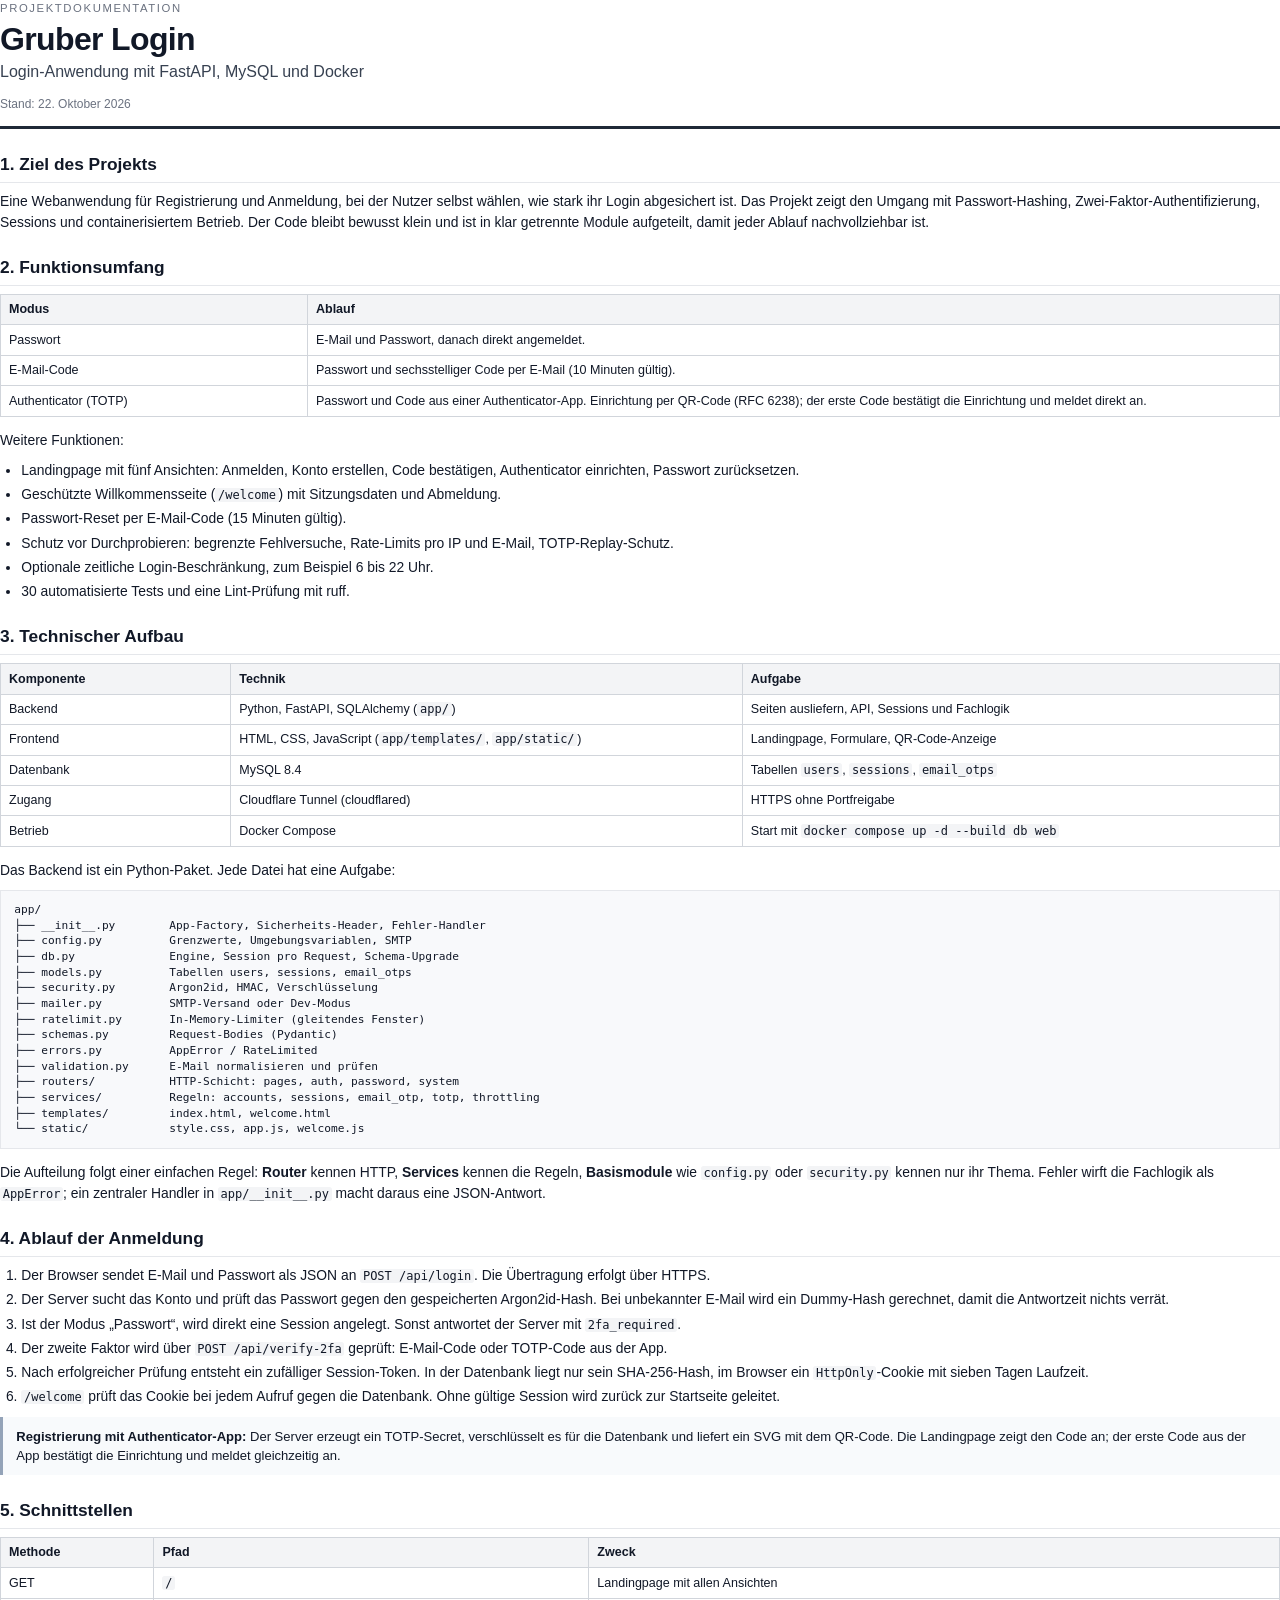
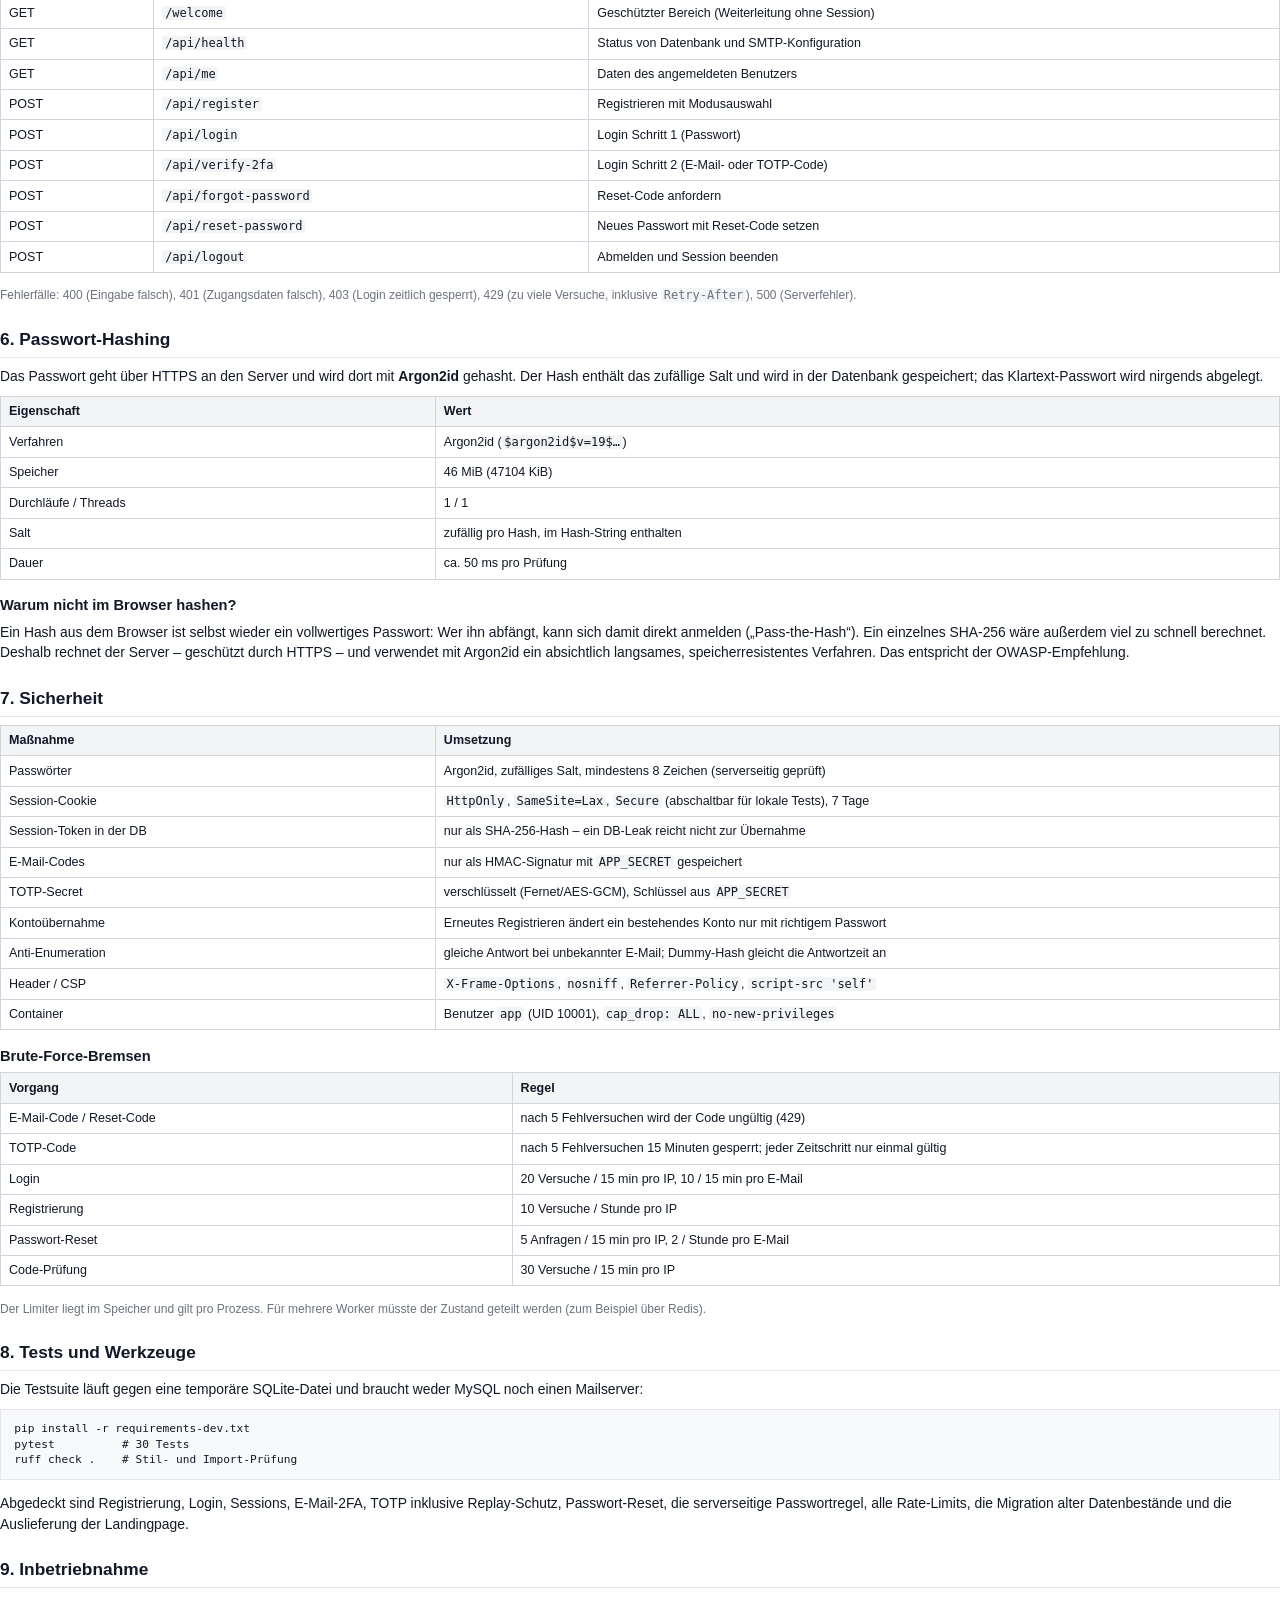
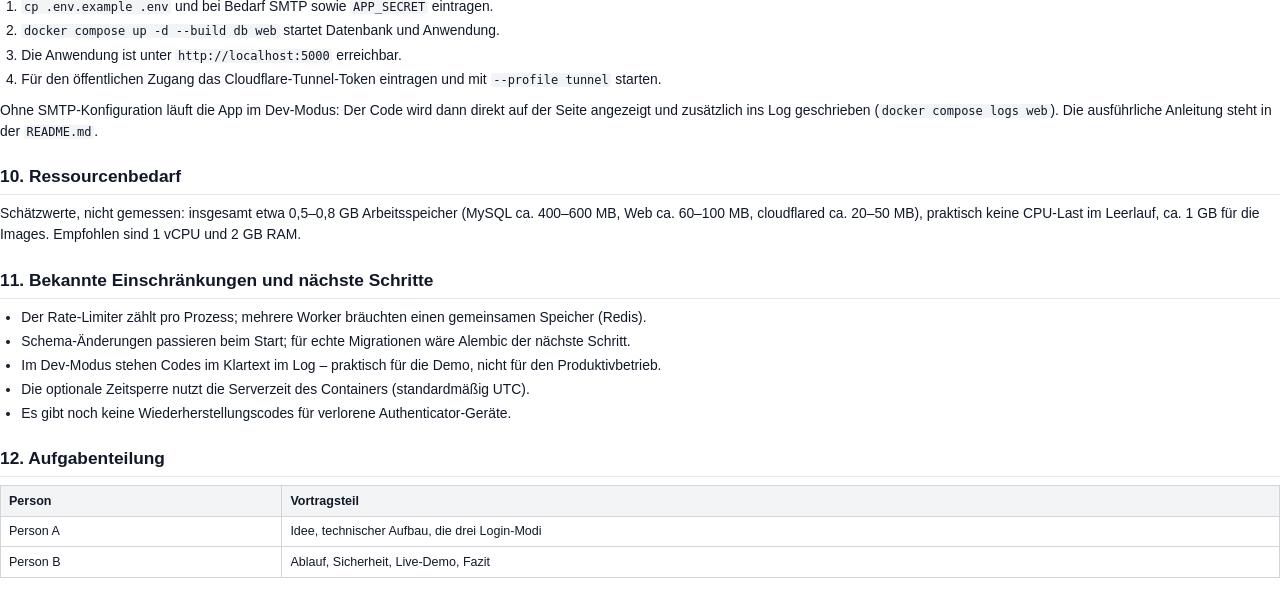
<file: docs/src/projektdokumentation.html>
<!doctype html>
<html lang="de">
<head>
  <meta charset="utf-8">
  <title>Projektdokumentation Gruber Login</title>
  <link rel="stylesheet" href="print.css">
</head>
<body>

<header class="doc-head">
  <p class="eyebrow">Projektdokumentation</p>
  <h1>Gruber Login</h1>
  <p class="subtitle">Login-Anwendung mit FastAPI, MySQL und Docker</p>
  <p class="meta">Stand: 22. Oktober 2026</p>
</header>

<h2>1. Ziel des Projekts</h2>
<p>
  Eine Webanwendung für Registrierung und Anmeldung, bei der Nutzer selbst
  wählen, wie stark ihr Login abgesichert ist. Das Projekt zeigt den Umgang mit
  Passwort-Hashing, Zwei-Faktor-Authentifizierung, Sessions und
  containerisiertem Betrieb. Der Code bleibt bewusst klein und ist in klar
  getrennte Module aufgeteilt, damit jeder Ablauf nachvollziehbar ist.
</p>

<h2>2. Funktionsumfang</h2>
<table>
  <thead><tr>
    <th style="width: 24%">Modus</th>
    <th>Ablauf</th>
  </tr></thead>
  <tr>
    <td>Passwort</td>
    <td>E-Mail und Passwort, danach direkt angemeldet.</td>
  </tr>
  <tr>
    <td>E-Mail-Code</td>
    <td>Passwort und sechsstelliger Code per E-Mail (10 Minuten gültig).</td>
  </tr>
  <tr>
    <td>Authenticator (TOTP)</td>
    <td>
      Passwort und Code aus einer Authenticator-App. Einrichtung per QR-Code
      (RFC 6238); der erste Code bestätigt die Einrichtung und meldet direkt an.
    </td>
  </tr>
</table>

<p>Weitere Funktionen:</p>
<ul>
  <li>Landingpage mit fünf Ansichten: Anmelden, Konto erstellen, Code bestätigen, Authenticator einrichten, Passwort zurücksetzen.</li>
  <li>Geschützte Willkommensseite (<code>/welcome</code>) mit Sitzungsdaten und Abmeldung.</li>
  <li>Passwort-Reset per E-Mail-Code (15 Minuten gültig).</li>
  <li>Schutz vor Durchprobieren: begrenzte Fehlversuche, Rate-Limits pro IP und E-Mail, TOTP-Replay-Schutz.</li>
  <li>Optionale zeitliche Login-Beschränkung, zum Beispiel 6 bis 22 Uhr.</li>
  <li>30 automatisierte Tests und eine Lint-Prüfung mit ruff.</li>
</ul>

<h2>3. Technischer Aufbau</h2>
<table>
  <thead><tr>
    <th style="width: 18%">Komponente</th>
    <th style="width: 40%">Technik</th>
    <th>Aufgabe</th>
  </tr></thead>
  <tr>
    <td>Backend</td>
    <td>Python, FastAPI, SQLAlchemy (<code>app/</code>)</td>
    <td>Seiten ausliefern, API, Sessions und Fachlogik</td>
  </tr>
  <tr>
    <td>Frontend</td>
    <td>HTML, CSS, JavaScript (<code>app/templates/</code>, <code>app/static/</code>)</td>
    <td>Landingpage, Formulare, QR-Code-Anzeige</td>
  </tr>
  <tr>
    <td>Datenbank</td>
    <td>MySQL 8.4</td>
    <td>Tabellen <code>users</code>, <code>sessions</code>, <code>email_otps</code></td>
  </tr>
  <tr>
    <td>Zugang</td>
    <td>Cloudflare Tunnel (cloudflared)</td>
    <td>HTTPS ohne Portfreigabe</td>
  </tr>
  <tr>
    <td>Betrieb</td>
    <td>Docker Compose</td>
    <td>Start mit <code>docker compose up -d --build db web</code></td>
  </tr>
</table>

<p>Das Backend ist ein Python-Paket. Jede Datei hat eine Aufgabe:</p>
<pre>app/
├── __init__.py        App-Factory, Sicherheits-Header, Fehler-Handler
├── config.py          Grenzwerte, Umgebungsvariablen, SMTP
├── db.py              Engine, Session pro Request, Schema-Upgrade
├── models.py          Tabellen users, sessions, email_otps
├── security.py        Argon2id, HMAC, Verschlüsselung
├── mailer.py          SMTP-Versand oder Dev-Modus
├── ratelimit.py       In-Memory-Limiter (gleitendes Fenster)
├── schemas.py         Request-Bodies (Pydantic)
├── errors.py          AppError / RateLimited
├── validation.py      E-Mail normalisieren und prüfen
├── routers/           HTTP-Schicht: pages, auth, password, system
├── services/          Regeln: accounts, sessions, email_otp, totp, throttling
├── templates/         index.html, welcome.html
└── static/            style.css, app.js, welcome.js</pre>

<p>
  Die Aufteilung folgt einer einfachen Regel: <strong>Router</strong> kennen HTTP,
  <strong>Services</strong> kennen die Regeln, <strong>Basismodule</strong> wie
  <code>config.py</code> oder <code>security.py</code> kennen nur ihr Thema.
  Fehler wirft die Fachlogik als <code>AppError</code>; ein zentraler Handler in
  <code>app/__init__.py</code> macht daraus eine JSON-Antwort.
</p>

<h2>4. Ablauf der Anmeldung</h2>
<ol>
  <li>Der Browser sendet E-Mail und Passwort als JSON an <code>POST /api/login</code>. Die Übertragung erfolgt über HTTPS.</li>
  <li>Der Server sucht das Konto und prüft das Passwort gegen den gespeicherten Argon2id-Hash. Bei unbekannter E-Mail wird ein Dummy-Hash gerechnet, damit die Antwortzeit nichts verrät.</li>
  <li>Ist der Modus „Passwort“, wird direkt eine Session angelegt. Sonst antwortet der Server mit <code>2fa_required</code>.</li>
  <li>Der zweite Faktor wird über <code>POST /api/verify-2fa</code> geprüft: E-Mail-Code oder TOTP-Code aus der App.</li>
  <li>Nach erfolgreicher Prüfung entsteht ein zufälliger Session-Token. In der Datenbank liegt nur sein SHA-256-Hash, im Browser ein <code>HttpOnly</code>-Cookie mit sieben Tagen Laufzeit.</li>
  <li><code>/welcome</code> prüft das Cookie bei jedem Aufruf gegen die Datenbank. Ohne gültige Session wird zurück zur Startseite geleitet.</li>
</ol>

<div class="note">
  <strong>Registrierung mit Authenticator-App:</strong> Der Server erzeugt ein
  TOTP-Secret, verschlüsselt es für die Datenbank und liefert ein SVG mit dem
  QR-Code. Die Landingpage zeigt den Code an; der erste Code aus der App
  bestätigt die Einrichtung und meldet gleichzeitig an.
</div>

<h2>5. Schnittstellen</h2>
<table>
  <thead><tr>
    <th style="width: 12%">Methode</th>
    <th style="width: 34%">Pfad</th>
    <th>Zweck</th>
  </tr></thead>
  <tr><td>GET</td><td><code>/</code></td><td>Landingpage mit allen Ansichten</td></tr>
  <tr><td>GET</td><td><code>/welcome</code></td><td>Geschützter Bereich (Weiterleitung ohne Session)</td></tr>
  <tr><td>GET</td><td><code>/api/health</code></td><td>Status von Datenbank und SMTP-Konfiguration</td></tr>
  <tr><td>GET</td><td><code>/api/me</code></td><td>Daten des angemeldeten Benutzers</td></tr>
  <tr><td>POST</td><td><code>/api/register</code></td><td>Registrieren mit Modusauswahl</td></tr>
  <tr><td>POST</td><td><code>/api/login</code></td><td>Login Schritt 1 (Passwort)</td></tr>
  <tr><td>POST</td><td><code>/api/verify-2fa</code></td><td>Login Schritt 2 (E-Mail- oder TOTP-Code)</td></tr>
  <tr><td>POST</td><td><code>/api/forgot-password</code></td><td>Reset-Code anfordern</td></tr>
  <tr><td>POST</td><td><code>/api/reset-password</code></td><td>Neues Passwort mit Reset-Code setzen</td></tr>
  <tr><td>POST</td><td><code>/api/logout</code></td><td>Abmelden und Session beenden</td></tr>
</table>
<p class="meta">
  Fehlerfälle: 400 (Eingabe falsch), 401 (Zugangsdaten falsch), 403 (Login
  zeitlich gesperrt), 429 (zu viele Versuche, inklusive <code>Retry-After</code>),
  500 (Serverfehler).
</p>

<h2>6. Passwort-Hashing</h2>
<p>
  Das Passwort geht über HTTPS an den Server und wird dort mit
  <strong>Argon2id</strong> gehasht. Der Hash enthält das zufällige Salt und wird
  in der Datenbank gespeichert; das Klartext-Passwort wird nirgends abgelegt.
</p>
<table>
  <thead><tr><th style="width: 34%">Eigenschaft</th><th>Wert</th></tr></thead>
  <tr><td>Verfahren</td><td>Argon2id (<code>$argon2id$v=19$…</code>)</td></tr>
  <tr><td>Speicher</td><td>46 MiB (47104 KiB)</td></tr>
  <tr><td>Durchläufe / Threads</td><td>1 / 1</td></tr>
  <tr><td>Salt</td><td>zufällig pro Hash, im Hash-String enthalten</td></tr>
  <tr><td>Dauer</td><td>ca. 50 ms pro Prüfung</td></tr>
</table>

<h3>Warum nicht im Browser hashen?</h3>
<p>
  Ein Hash aus dem Browser ist selbst wieder ein vollwertiges Passwort: Wer ihn
  abfängt, kann sich damit direkt anmelden („Pass-the-Hash“). Ein einzelnes
  SHA-256 wäre außerdem viel zu schnell berechnet. Deshalb rechnet der Server –
  geschützt durch HTTPS – und verwendet mit Argon2id ein absichtlich langsames,
  speicherresistentes Verfahren. Das entspricht der OWASP-Empfehlung.
</p>

<h2>7. Sicherheit</h2>
<table>
  <thead><tr><th style="width: 34%">Maßnahme</th><th>Umsetzung</th></tr></thead>
  <tr><td>Passwörter</td><td>Argon2id, zufälliges Salt, mindestens 8 Zeichen (serverseitig geprüft)</td></tr>
  <tr><td>Session-Cookie</td><td><code>HttpOnly</code>, <code>SameSite=Lax</code>, <code>Secure</code> (abschaltbar für lokale Tests), 7 Tage</td></tr>
  <tr><td>Session-Token in der DB</td><td>nur als SHA-256-Hash – ein DB-Leak reicht nicht zur Übernahme</td></tr>
  <tr><td>E-Mail-Codes</td><td>nur als HMAC-Signatur mit <code>APP_SECRET</code> gespeichert</td></tr>
  <tr><td>TOTP-Secret</td><td>verschlüsselt (Fernet/AES-GCM), Schlüssel aus <code>APP_SECRET</code></td></tr>
  <tr><td>Kontoübernahme</td><td>Erneutes Registrieren ändert ein bestehendes Konto nur mit richtigem Passwort</td></tr>
  <tr><td>Anti-Enumeration</td><td>gleiche Antwort bei unbekannter E-Mail; Dummy-Hash gleicht die Antwortzeit an</td></tr>
  <tr><td>Header / CSP</td><td><code>X-Frame-Options</code>, <code>nosniff</code>, <code>Referrer-Policy</code>, <code>script-src 'self'</code></td></tr>
  <tr><td>Container</td><td>Benutzer <code>app</code> (UID 10001), <code>cap_drop: ALL</code>, <code>no-new-privileges</code></td></tr>
</table>

<h3>Brute-Force-Bremsen</h3>
<table>
  <thead><tr><th style="width: 40%">Vorgang</th><th>Regel</th></tr></thead>
  <tr><td>E-Mail-Code / Reset-Code</td><td>nach 5 Fehlversuchen wird der Code ungültig (429)</td></tr>
  <tr><td>TOTP-Code</td><td>nach 5 Fehlversuchen 15 Minuten gesperrt; jeder Zeitschritt nur einmal gültig</td></tr>
  <tr><td>Login</td><td>20 Versuche / 15 min pro IP, 10 / 15 min pro E-Mail</td></tr>
  <tr><td>Registrierung</td><td>10 Versuche / Stunde pro IP</td></tr>
  <tr><td>Passwort-Reset</td><td>5 Anfragen / 15 min pro IP, 2 / Stunde pro E-Mail</td></tr>
  <tr><td>Code-Prüfung</td><td>30 Versuche / 15 min pro IP</td></tr>
</table>
<p class="meta">
  Der Limiter liegt im Speicher und gilt pro Prozess. Für mehrere Worker müsste
  der Zustand geteilt werden (zum Beispiel über Redis).
</p>

<h2>8. Tests und Werkzeuge</h2>
<p>
  Die Testsuite läuft gegen eine temporäre SQLite-Datei und braucht weder MySQL
  noch einen Mailserver:
</p>
<pre>pip install -r requirements-dev.txt
pytest          # 30 Tests
ruff check .    # Stil- und Import-Prüfung</pre>
<p>
  Abgedeckt sind Registrierung, Login, Sessions, E-Mail-2FA, TOTP inklusive
  Replay-Schutz, Passwort-Reset, die serverseitige Passwortregel, alle
  Rate-Limits, die Migration alter Datenbestände und die Auslieferung der
  Landingpage.
</p>

<h2>9. Inbetriebnahme</h2>
<ol>
  <li><code>cp .env.example .env</code> und bei Bedarf SMTP sowie <code>APP_SECRET</code> eintragen.</li>
  <li><code>docker compose up -d --build db web</code> startet Datenbank und Anwendung.</li>
  <li>Die Anwendung ist unter <code>http://localhost:5000</code> erreichbar.</li>
  <li>Für den öffentlichen Zugang das Cloudflare-Tunnel-Token eintragen und mit <code>--profile tunnel</code> starten.</li>
</ol>
<p>
  Ohne SMTP-Konfiguration läuft die App im Dev-Modus: Der Code wird dann direkt
  auf der Seite angezeigt und zusätzlich ins Log geschrieben
  (<code>docker compose logs web</code>). Die ausführliche Anleitung steht in der
  <code>README.md</code>.
</p>

<h2>10. Ressourcenbedarf</h2>
<p>
  Schätzwerte, nicht gemessen: insgesamt etwa 0,5–0,8 GB Arbeitsspeicher
  (MySQL ca. 400–600 MB, Web ca. 60–100 MB, cloudflared ca. 20–50 MB),
  praktisch keine CPU-Last im Leerlauf, ca. 1 GB für die Images. Empfohlen sind
  1 vCPU und 2 GB RAM.
</p>

<h2>11. Bekannte Einschränkungen und nächste Schritte</h2>
<ul>
  <li>Der Rate-Limiter zählt pro Prozess; mehrere Worker bräuchten einen gemeinsamen Speicher (Redis).</li>
  <li>Schema-Änderungen passieren beim Start; für echte Migrationen wäre Alembic der nächste Schritt.</li>
  <li>Im Dev-Modus stehen Codes im Klartext im Log – praktisch für die Demo, nicht für den Produktivbetrieb.</li>
  <li>Die optionale Zeitsperre nutzt die Serverzeit des Containers (standardmäßig UTC).</li>
  <li>Es gibt noch keine Wiederherstellungscodes für verlorene Authenticator-Geräte.</li>
</ul>

<h2>12. Aufgabenteilung</h2>
<table>
  <thead><tr><th style="width: 22%">Person</th><th>Vortragsteil</th></tr></thead>
  <tr><td>Person A</td><td>Idee, technischer Aufbau, die drei Login-Modi</td></tr>
  <tr><td>Person B</td><td>Ablauf, Sicherheit, Live-Demo, Fazit</td></tr>
</table>

</body>
</html>
</file>
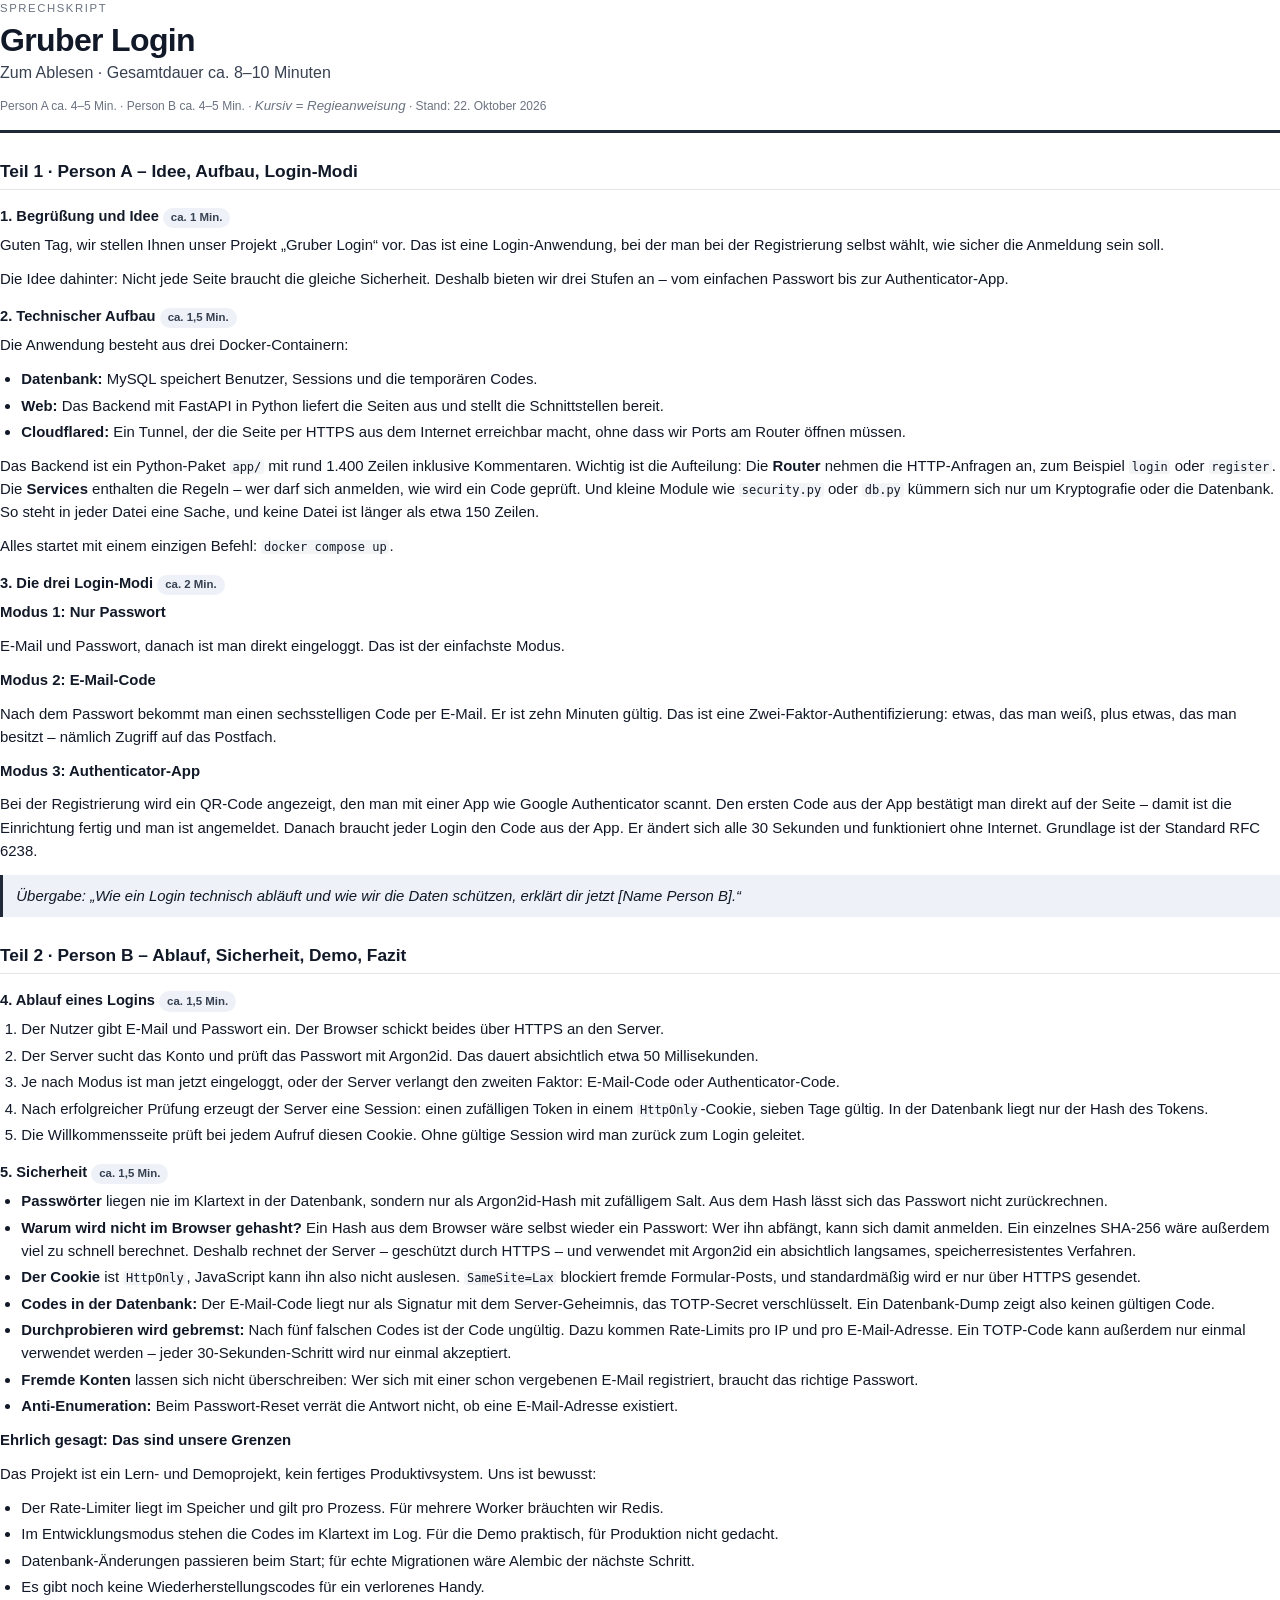
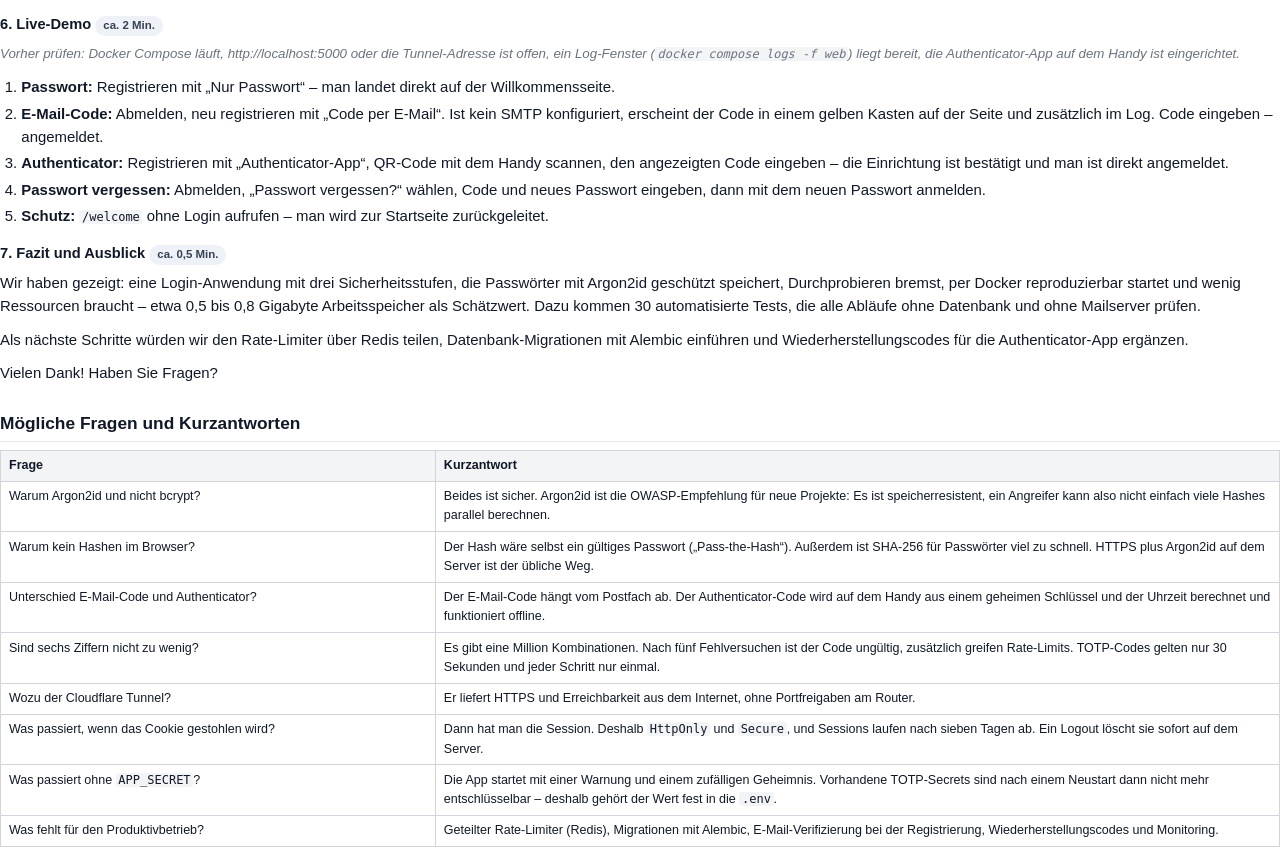
<file: docs/src/sprechskript.html>
<!doctype html>
<html lang="de">
<head>
  <meta charset="utf-8">
  <title>Sprechskript Gruber Login</title>
  <link rel="stylesheet" href="print.css">
  <style>
    body { font-size: 11.2pt; line-height: 1.55; }
    .script p { margin-bottom: 8pt; }
    .regie { margin: 6pt 0 10pt; font-size: 10pt; }
    h2 { margin-top: 19pt; }
    .handoff {
      margin: 10pt 0;
      padding: 7pt 10pt;
      background: #eef2f8;
      border-left: 3px solid #1f2937;
      font-style: italic;
      break-inside: avoid;
    }
  </style>
</head>
<body>

<header class="doc-head">
  <p class="eyebrow">Sprechskript</p>
  <h1>Gruber Login</h1>
  <p class="subtitle">Zum Ablesen · Gesamtdauer ca. 8–10 Minuten</p>
  <p class="meta">
    Person A ca. 4–5 Min. · Person B ca. 4–5 Min. ·
    <span class="regie">Kursiv = Regieanweisung</span> · Stand: 22. Oktober 2026
  </p>
</header>

<div class="script">

<h2>Teil 1 · Person A – Idee, Aufbau, Login-Modi</h2>

<h3>1. Begrüßung und Idee <span class="tag">ca. 1 Min.</span></h3>
<p>
  Guten Tag, wir stellen Ihnen unser Projekt „Gruber Login“ vor. Das ist eine
  Login-Anwendung, bei der man bei der Registrierung selbst wählt, wie sicher
  die Anmeldung sein soll.
</p>
<p>
  Die Idee dahinter: Nicht jede Seite braucht die gleiche Sicherheit. Deshalb
  bieten wir drei Stufen an – vom einfachen Passwort bis zur
  Authenticator-App.
</p>

<h3>2. Technischer Aufbau <span class="tag">ca. 1,5 Min.</span></h3>
<p>Die Anwendung besteht aus drei Docker-Containern:</p>
<ul>
  <li><strong>Datenbank:</strong> MySQL speichert Benutzer, Sessions und die temporären Codes.</li>
  <li><strong>Web:</strong> Das Backend mit FastAPI in Python liefert die Seiten aus und stellt die Schnittstellen bereit.</li>
  <li><strong>Cloudflared:</strong> Ein Tunnel, der die Seite per HTTPS aus dem Internet erreichbar macht, ohne dass wir Ports am Router öffnen müssen.</li>
</ul>
<p>
  Das Backend ist ein Python-Paket <code>app/</code> mit rund 1.400 Zeilen
  inklusive Kommentaren. Wichtig ist die Aufteilung: Die <strong>Router</strong>
  nehmen die HTTP-Anfragen an, zum Beispiel <code>login</code> oder
  <code>register</code>. Die <strong>Services</strong> enthalten die Regeln –
  wer darf sich anmelden, wie wird ein Code geprüft. Und kleine Module wie
  <code>security.py</code> oder <code>db.py</code> kümmern sich nur um
  Kryptografie oder die Datenbank. So steht in jeder Datei eine Sache, und
  keine Datei ist länger als etwa 150 Zeilen.
</p>
<p>
  Alles startet mit einem einzigen Befehl: <code>docker compose up</code>.
</p>

<h3>3. Die drei Login-Modi <span class="tag">ca. 2 Min.</span></h3>

<p><strong>Modus 1: Nur Passwort</strong></p>
<p>
  E-Mail und Passwort, danach ist man direkt eingeloggt. Das ist der
  einfachste Modus.
</p>

<p><strong>Modus 2: E-Mail-Code</strong></p>
<p>
  Nach dem Passwort bekommt man einen sechsstelligen Code per E-Mail. Er ist
  zehn Minuten gültig. Das ist eine Zwei-Faktor-Authentifizierung: etwas, das
  man weiß, plus etwas, das man besitzt – nämlich Zugriff auf das Postfach.
</p>

<p><strong>Modus 3: Authenticator-App</strong></p>
<p>
  Bei der Registrierung wird ein QR-Code angezeigt, den man mit einer App wie
  Google Authenticator scannt. Den ersten Code aus der App bestätigt man direkt
  auf der Seite – damit ist die Einrichtung fertig und man ist angemeldet.
  Danach braucht jeder Login den Code aus der App. Er ändert sich alle
  30 Sekunden und funktioniert ohne Internet. Grundlage ist der Standard
  RFC 6238.
</p>

<p class="handoff">
  Übergabe: „Wie ein Login technisch abläuft und wie wir die Daten schützen,
  erklärt dir jetzt [Name Person B].“
</p>

<h2>Teil 2 · Person B – Ablauf, Sicherheit, Demo, Fazit</h2>

<h3>4. Ablauf eines Logins <span class="tag">ca. 1,5 Min.</span></h3>
<ol>
  <li>Der Nutzer gibt E-Mail und Passwort ein. Der Browser schickt beides über HTTPS an den Server.</li>
  <li>Der Server sucht das Konto und prüft das Passwort mit Argon2id. Das dauert absichtlich etwa 50 Millisekunden.</li>
  <li>Je nach Modus ist man jetzt eingeloggt, oder der Server verlangt den zweiten Faktor: E-Mail-Code oder Authenticator-Code.</li>
  <li>Nach erfolgreicher Prüfung erzeugt der Server eine Session: einen zufälligen Token in einem <code>HttpOnly</code>-Cookie, sieben Tage gültig. In der Datenbank liegt nur der Hash des Tokens.</li>
  <li>Die Willkommensseite prüft bei jedem Aufruf diesen Cookie. Ohne gültige Session wird man zurück zum Login geleitet.</li>
</ol>

<h3>5. Sicherheit <span class="tag">ca. 1,5 Min.</span></h3>
<ul>
  <li><strong>Passwörter</strong> liegen nie im Klartext in der Datenbank, sondern nur als Argon2id-Hash mit zufälligem Salt. Aus dem Hash lässt sich das Passwort nicht zurückrechnen.</li>
  <li><strong>Warum wird nicht im Browser gehasht?</strong> Ein Hash aus dem Browser wäre selbst wieder ein Passwort: Wer ihn abfängt, kann sich damit anmelden. Ein einzelnes SHA-256 wäre außerdem viel zu schnell berechnet. Deshalb rechnet der Server – geschützt durch HTTPS – und verwendet mit Argon2id ein absichtlich langsames, speicherresistentes Verfahren.</li>
  <li><strong>Der Cookie</strong> ist <code>HttpOnly</code>, JavaScript kann ihn also nicht auslesen. <code>SameSite=Lax</code> blockiert fremde Formular-Posts, und standardmäßig wird er nur über HTTPS gesendet.</li>
  <li><strong>Codes in der Datenbank:</strong> Der E-Mail-Code liegt nur als Signatur mit dem Server-Geheimnis, das TOTP-Secret verschlüsselt. Ein Datenbank-Dump zeigt also keinen gültigen Code.</li>
  <li><strong>Durchprobieren wird gebremst:</strong> Nach fünf falschen Codes ist der Code ungültig. Dazu kommen Rate-Limits pro IP und pro E-Mail-Adresse. Ein TOTP-Code kann außerdem nur einmal verwendet werden – jeder 30-Sekunden-Schritt wird nur einmal akzeptiert.</li>
  <li><strong>Fremde Konten</strong> lassen sich nicht überschreiben: Wer sich mit einer schon vergebenen E-Mail registriert, braucht das richtige Passwort.</li>
  <li><strong>Anti-Enumeration:</strong> Beim Passwort-Reset verrät die Antwort nicht, ob eine E-Mail-Adresse existiert.</li>
</ul>

<p><strong>Ehrlich gesagt: Das sind unsere Grenzen</strong></p>
<p>
  Das Projekt ist ein Lern- und Demoprojekt, kein fertiges Produktivsystem.
  Uns ist bewusst:
</p>
<ul>
  <li>Der Rate-Limiter liegt im Speicher und gilt pro Prozess. Für mehrere Worker bräuchten wir Redis.</li>
  <li>Im Entwicklungsmodus stehen die Codes im Klartext im Log. Für die Demo praktisch, für Produktion nicht gedacht.</li>
  <li>Datenbank-Änderungen passieren beim Start; für echte Migrationen wäre Alembic der nächste Schritt.</li>
  <li>Es gibt noch keine Wiederherstellungscodes für ein verlorenes Handy.</li>
</ul>

<h3>6. Live-Demo <span class="tag">ca. 2 Min.</span></h3>
<p class="regie">
  Vorher prüfen: Docker Compose läuft, http://localhost:5000 oder die
  Tunnel-Adresse ist offen, ein Log-Fenster (<code>docker compose logs -f web</code>)
  liegt bereit, die Authenticator-App auf dem Handy ist eingerichtet.
</p>
<ol>
  <li><strong>Passwort:</strong> Registrieren mit „Nur Passwort“ – man landet direkt auf der Willkommensseite.</li>
  <li><strong>E-Mail-Code:</strong> Abmelden, neu registrieren mit „Code per E-Mail“. Ist kein SMTP konfiguriert, erscheint der Code in einem gelben Kasten auf der Seite und zusätzlich im Log. Code eingeben – angemeldet.</li>
  <li><strong>Authenticator:</strong> Registrieren mit „Authenticator-App“, QR-Code mit dem Handy scannen, den angezeigten Code eingeben – die Einrichtung ist bestätigt und man ist direkt angemeldet.</li>
  <li><strong>Passwort vergessen:</strong> Abmelden, „Passwort vergessen?“ wählen, Code und neues Passwort eingeben, dann mit dem neuen Passwort anmelden.</li>
  <li><strong>Schutz:</strong> <code>/welcome</code> ohne Login aufrufen – man wird zur Startseite zurückgeleitet.</li>
</ol>

<h3>7. Fazit und Ausblick <span class="tag">ca. 0,5 Min.</span></h3>
<p>
  Wir haben gezeigt: eine Login-Anwendung mit drei Sicherheitsstufen, die
  Passwörter mit Argon2id geschützt speichert, Durchprobieren bremst, per
  Docker reproduzierbar startet und wenig Ressourcen braucht – etwa 0,5 bis
  0,8 Gigabyte Arbeitsspeicher als Schätzwert. Dazu kommen 30 automatisierte
  Tests, die alle Abläufe ohne Datenbank und ohne Mailserver prüfen.
</p>
<p>
  Als nächste Schritte würden wir den Rate-Limiter über Redis teilen,
  Datenbank-Migrationen mit Alembic einführen und Wiederherstellungscodes für
  die Authenticator-App ergänzen.
</p>
<p>Vielen Dank! Haben Sie Fragen?</p>

</div>

<h2>Mögliche Fragen und Kurzantworten</h2>
<table>
  <thead><tr>
    <th style="width: 34%">Frage</th>
    <th>Kurzantwort</th>
  </tr></thead>
  <tr>
    <td>Warum Argon2id und nicht bcrypt?</td>
    <td>Beides ist sicher. Argon2id ist die OWASP-Empfehlung für neue Projekte: Es ist speicherresistent, ein Angreifer kann also nicht einfach viele Hashes parallel berechnen.</td>
  </tr>
  <tr>
    <td>Warum kein Hashen im Browser?</td>
    <td>Der Hash wäre selbst ein gültiges Passwort („Pass-the-Hash“). Außerdem ist SHA-256 für Passwörter viel zu schnell. HTTPS plus Argon2id auf dem Server ist der übliche Weg.</td>
  </tr>
  <tr>
    <td>Unterschied E-Mail-Code und Authenticator?</td>
    <td>Der E-Mail-Code hängt vom Postfach ab. Der Authenticator-Code wird auf dem Handy aus einem geheimen Schlüssel und der Uhrzeit berechnet und funktioniert offline.</td>
  </tr>
  <tr>
    <td>Sind sechs Ziffern nicht zu wenig?</td>
    <td>Es gibt eine Million Kombinationen. Nach fünf Fehlversuchen ist der Code ungültig, zusätzlich greifen Rate-Limits. TOTP-Codes gelten nur 30 Sekunden und jeder Schritt nur einmal.</td>
  </tr>
  <tr>
    <td>Wozu der Cloudflare Tunnel?</td>
    <td>Er liefert HTTPS und Erreichbarkeit aus dem Internet, ohne Portfreigaben am Router.</td>
  </tr>
  <tr>
    <td>Was passiert, wenn das Cookie gestohlen wird?</td>
    <td>Dann hat man die Session. Deshalb <code>HttpOnly</code> und <code>Secure</code>, und Sessions laufen nach sieben Tagen ab. Ein Logout löscht sie sofort auf dem Server.</td>
  </tr>
  <tr>
    <td>Was passiert ohne <code>APP_SECRET</code>?</td>
    <td>Die App startet mit einer Warnung und einem zufälligen Geheimnis. Vorhandene TOTP-Secrets sind nach einem Neustart dann nicht mehr entschlüsselbar – deshalb gehört der Wert fest in die <code>.env</code>.</td>
  </tr>
  <tr>
    <td>Was fehlt für den Produktivbetrieb?</td>
    <td>Geteilter Rate-Limiter (Redis), Migrationen mit Alembic, E-Mail-Verifizierung bei der Registrierung, Wiederherstellungscodes und Monitoring.</td>
  </tr>
</table>

</body>
</html>
</file>
<file: docs/src/print.css>
/* Druckvorlage für die PDFs in docs/ (A4, ohne externe Schriften). */

@page {
  size: A4;
  margin: 17mm 16mm 16mm;
}

* { box-sizing: border-box; }

html {
  -webkit-print-color-adjust: exact;
  print-color-adjust: exact;
}

body {
  margin: 0;
  font-family: "Liberation Sans", "DejaVu Sans", Arial, sans-serif;
  font-size: 10.4pt;
  line-height: 1.5;
  color: #111827;
}

/* ---------- Kopf ---------- */

.doc-head {
  border-bottom: 3px solid #1f2937;
  padding-bottom: 10pt;
  margin-bottom: 16pt;
}

.eyebrow {
  margin: 0;
  font-size: 8.5pt;
  letter-spacing: .14em;
  text-transform: uppercase;
  color: #6b7280;
}

h1 {
  margin: 4pt 0 2pt;
  font-size: 24pt;
  line-height: 1.1;
  letter-spacing: -.02em;
}

.subtitle {
  margin: 0;
  font-size: 12pt;
  color: #374151;
}

.meta {
  margin: 8pt 0 0;
  font-size: 9pt;
  color: #6b7280;
}

/* ---------- Überschriften ---------- */

h2 {
  margin: 17pt 0 6pt;
  padding-bottom: 3pt;
  font-size: 13pt;
  border-bottom: 1px solid #e5e7eb;
  break-after: avoid;
}

h3 {
  margin: 11pt 0 4pt;
  font-size: 11pt;
  break-after: avoid;
}

/* ---------- Text ---------- */

p { margin: 0 0 7pt; }

ul, ol {
  margin: 0 0 8pt;
  padding-left: 16pt;
}

li { margin-bottom: 2.5pt; }

strong { font-weight: 650; }

code {
  padding: 0 2pt;
  background: #f3f4f6;
  border-radius: 2pt;
  font-family: "DejaVu Sans Mono", "Liberation Mono", monospace;
  font-size: 9pt;
}

pre {
  margin: 4pt 0 10pt;
  padding: 8pt 10pt;
  background: #f8f9fb;
  border: 1px solid #e5e7eb;
  font-family: "DejaVu Sans Mono", "Liberation Mono", monospace;
  font-size: 8.4pt;
  line-height: 1.4;
  white-space: pre;
  break-inside: avoid;
}

/* ---------- Tabellen ---------- */

table {
  width: 100%;
  margin: 4pt 0 10pt;
  border-collapse: collapse;
  font-size: 9.4pt;
  break-inside: auto;
}

tr { break-inside: avoid; }

thead { display: table-header-group; }

th, td {
  padding: 4pt 6pt;
  border: 1px solid #d1d5db;
  text-align: left;
  vertical-align: top;
}

th {
  background: #f3f4f6;
  font-weight: 650;
}

/* ---------- Hinweise ---------- */

.note,
.warn {
  margin: 8pt 0 10pt;
  padding: 7pt 10pt;
  font-size: 9.8pt;
  border-left: 3px solid #94a3b8;
  background: #f8fafc;
  break-inside: avoid;
}

.warn {
  border-left-color: #d4a017;
  background: #fffbeb;
}

.regie {
  color: #6b7280;
  font-style: italic;
}

.tag {
  display: inline-block;
  padding: 1pt 6pt;
  border-radius: 8pt;
  background: #eef2f8;
  color: #374151;
  font-size: 8.6pt;
  font-weight: 600;
}

.page-break { break-before: page; }
</file>
